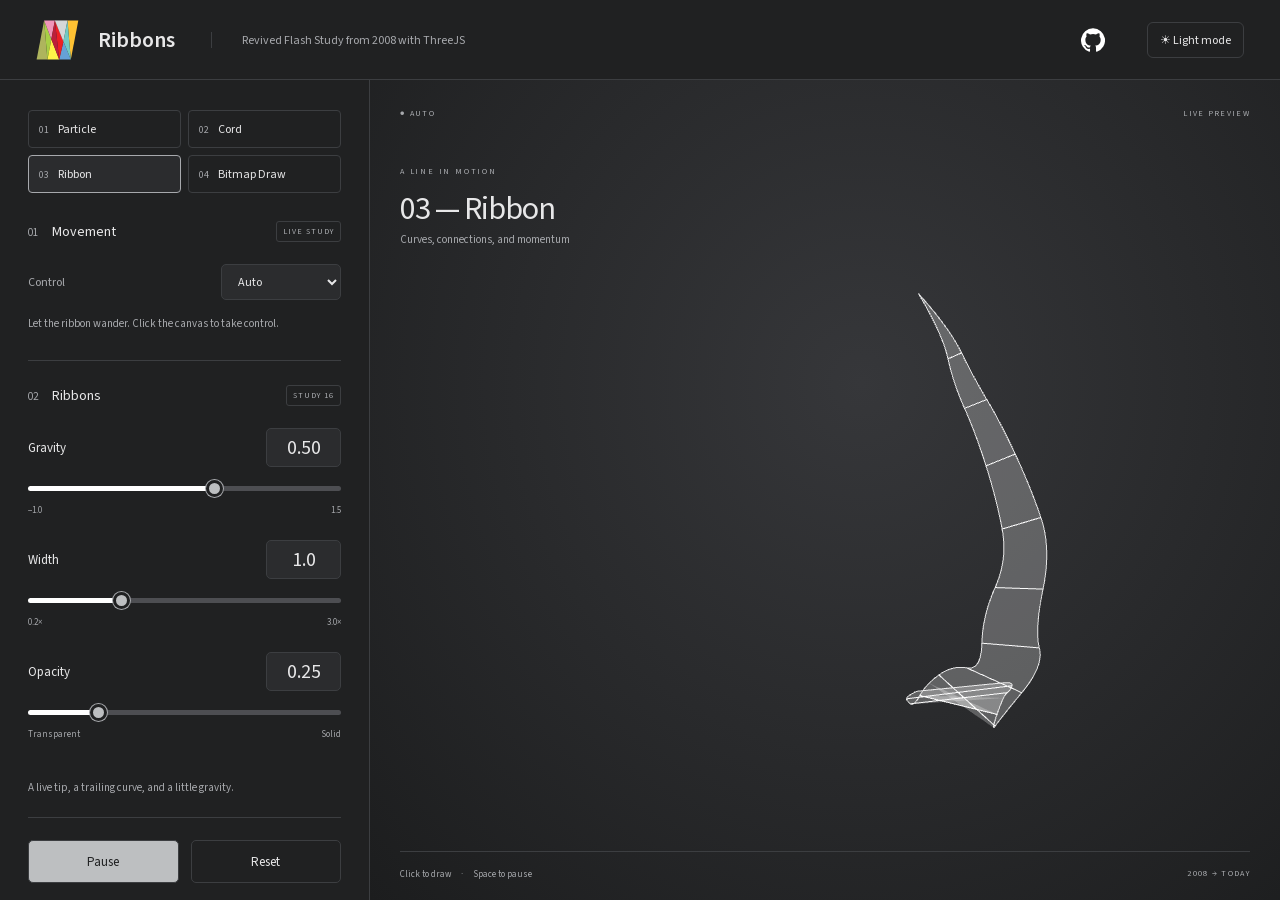
<file: web/index.html>
<!doctype html><html lang="en" data-theme="dark"><head><meta charset="utf-8"><meta name="viewport" content="width=device-width,initial-scale=1"><title>Ribbons — Natzke</title><link rel="stylesheet" href="style.css"><style>.github-link{display:inline-flex;align-items:center;justify-content:center;width:36px;height:36px;color:#fff}.github-link:hover{color:#fff;opacity:.75}[data-theme="light"] .github-link{color:#000}</style><style>:root{--range-fill:#fff}[data-theme="light"]{--range-fill:#222}input[type=range]{background:linear-gradient(to right,var(--range-fill) 0%,var(--range-fill) var(--progress,0%),var(--track) var(--progress,0%),var(--track) 100%)}</style></head><body>
<header><a class="brand" href="https://natzke.com/" aria-label="Natzke home"><svg version="1.1" class="logo" role="img" aria-label="Natzke" xmlns="http://www.w3.org/2000/svg" xmlns:xlink="http://www.w3.org/1999/xlink" x="0px" y="0px"
	 viewBox="52 37 112 104" style="enable-background:new 0 0 216 216;" xml:space="preserve">
<style type="text/css">
	.st0{fill:#65A1D7;}
	.st1{fill:#ED2024;stroke:#ED2024;stroke-width:0.25;stroke-linecap:round;stroke-linejoin:round;stroke-miterlimit:10;}
	.st2{fill:#D5D7D8;stroke:#D5D7D8;stroke-width:0.25;stroke-miterlimit:10;}
	.st3{fill:#AEB45D;}
	.st4{fill:#A8CF45;}
	.st5{fill:#F095B8;}
	.st6{fill:#FFC233;}
	.st7{fill:#72CAC3;}
	.st8{fill:#FFF349;}
	.st9{fill:#BC203A;}
</style>
<g>
	<polygon class="st0" points="123.42,92.77 112.36,139.68 142.65,139.68 	"/>
	<polygon class="st1" points="101.16,38.48 112.36,139.68 123.42,92.77 	"/>
</g>
<polygon class="st2" points="101.16,38.48 123.42,92.77 134.01,38.48 "/>
<polygon class="st3" points="53.62,139.68 73.15,38.48 81.79,139.68 "/>
<polygon class="st4" points="91.98,87.07 73.15,38.48 81.79,139.68 "/>
<polygon class="st5" points="91.98,87.07 101.16,38.48 73.15,38.48 "/>
<polygon class="st6" points="134.01,38.48 142.65,139.68 162.18,38.48 "/>
<polygon class="st7" points="123.42,92.77 134.01,38.48 142.65,139.68 "/>
<polygon class="st8" points="81.79,139.68 112.36,139.68 91.98,87.07 "/>
<g>
	<path d="M53.64,151.7h5.34l8.64,14.49c0.83,1.42,1.82,3.63,1.82,3.63h0.07c0,0-0.15-2.69-0.15-4.5V151.7h5.19v25.97h-5.08
		l-8.86-14.34c-0.83-1.38-1.85-3.6-1.85-3.6h-0.07c0,0,0.14,2.72,0.14,4.54v13.4h-5.19V151.7z"/>
	<path d="M89.21,175.6h-0.07c-0.95,1.42-2.29,2.51-5.48,2.51c-3.81,0-6.5-2-6.5-5.7c0-4.1,3.34-5.41,7.48-5.99
		c3.09-0.44,4.5-0.69,4.5-2.11c0-1.34-1.05-2.21-3.12-2.21c-2.32,0-3.45,0.83-3.6,2.61h-4.39c0.15-3.27,2.58-6.14,8.03-6.14
		c5.59,0,7.84,2.51,7.84,6.86v9.48c0,1.42,0.22,2.25,0.65,2.58v0.18h-4.76C89.5,177.31,89.32,176.44,89.21,175.6z M89.25,171.1v-2.8
		c-0.87,0.51-2.22,0.8-3.45,1.09c-2.58,0.58-3.85,1.16-3.85,2.91s1.16,2.36,2.91,2.36C87.69,174.66,89.25,172.91,89.25,171.1z"/>
	<path d="M95.21,159.04h2.58v-5.81h4.83v5.81h3.2v3.27h-3.2v9.88c0,1.38,0.76,1.85,1.85,1.85c0.62,0,1.45-0.04,1.45-0.04v3.63
		c0,0-1.13,0.07-3.09,0.07c-2.4,0-5.05-0.94-5.05-4.47v-10.93h-2.58V159.04z"/>
	<path d="M107.29,173.89l9.59-10.86v-0.11h-8.5v-3.89h14.24V163l-9.37,10.6v0.11h9.84v3.96h-15.8V173.89z"/>
	<path d="M132.12,169.17l-2.14,2.22v6.28h-4.9V151.7h4.9v14.38l6.61-7.04h5.92l-6.86,7.08l7.7,11.55h-5.99L132.12,169.17z"/>
	<path d="M142.58,168.34c0-5.52,3.74-9.81,9.19-9.81c5.99,0,9.19,4.58,9.19,11.22h-13.51c0.36,2.87,1.96,4.65,4.76,4.65
		c1.92,0,3.05-0.87,3.6-2.29h4.87c-0.69,3.3-3.63,6.1-8.43,6.1C146.06,178.22,142.58,173.89,142.58,168.34z M147.51,166.34h8.28
		c-0.15-2.36-1.71-4-3.96-4C149.22,162.35,147.95,163.91,147.51,166.34z"/>
</g>
<polygon class="st9" points="91.98,87.07 112.36,139.68 101.16,38.48 "/>
</svg>
<span>Ribbons</span></a><span class="tagline">Revived Flash Study from 2008 with ThreeJS</span><a class="github-link" aria-label="View source on GitHub" title="GitHub" href="https://github.com/natzke/Ribbon" target="_blank" rel="noopener noreferrer"><svg width="24" height="24" viewBox="0 0 24 24" fill="currentColor" aria-hidden="true"><path d="M12 .297a12 12 0 0 0-3.793 23.385c.6.111.82-.261.82-.577v-2.234c-3.338.726-4.043-1.416-4.043-1.416-.546-1.387-1.333-1.756-1.333-1.756-1.09-.745.083-.729.083-.729 1.205.084 1.839 1.237 1.839 1.237 1.07 1.835 2.807 1.305 3.492.998.108-.776.418-1.305.762-1.605-2.665-.304-5.467-1.334-5.467-5.931 0-1.311.469-2.381 1.236-3.221-.124-.303-.536-1.524.117-3.176 0 0 1.008-.323 3.301 1.23a11.52 11.52 0 0 1 6.006 0c2.291-1.553 3.297-1.23 3.297-1.23.655 1.652.243 2.873.119 3.176.77.84 1.235 1.91 1.235 3.221 0 4.609-2.807 5.624-5.479 5.921.43.372.823 1.102.823 2.222v3.293c0 .319.216.694.825.576A12.002 12.002 0 0 0 12 .297z"/></svg></a><button id="theme" aria-label="Switch to light mode">☀ Light mode</button></header>
<main><aside><nav class="studies" aria-label="Experience"><button data-study="01">01 <span>Particle</span></button><button data-study="02">02 <span>Cord</span></button><button data-study="03" class="active">03 <span>Ribbon</span></button><button data-study="04">04 <span>Bitmap Draw</span></button></nav><div class="section-head"><h2>01 <span>Movement</span></h2><span class="tag">LIVE STUDY</span></div><label class="select-row" for="mode">Control<select id="mode"><option value="demo">Auto</option><option value="pointer">Mouse</option></select></label><p class="hint">Let the ribbon wander. Click the canvas to take control.</p>
<div class="section-head second"><h2>02 <span>Ribbons</span></h2><span class="tag"><span id="version">STUDY 16</span></span></div>
<div class="dimension"><label for="gravity">Gravity <output id="gravityOut">0.50</output></label><input id="gravity" type="range" min="-1" max="1.5" step=".05" value=".5"><div class="caption"><span>−1.0</span><span>1.5</span></div></div>
<div class="dimension"><label for="width">Width <output id="widthOut">1.0</output></label><input id="width" type="range" min=".2" max="3" step=".1" value="1"><div class="caption"><span>0.2×</span><span>3.0×</span></div></div>
<div class="dimension"><label for="opacity">Opacity <output id="opacityOut">0.25</output></label><input id="opacity" type="range" min=".05" max="1" step=".05" value=".25"><div class="caption"><span>Transparent</span><span>Solid</span></div></div>
<p class="hint">A live tip, a trailing curve, and a little gravity.</p><div id="bitmap-tools" hidden><label for="sample">Color source image</label><input id="sample" type="file" accept="image/*"><p class="hint" id="sample-note">Natzke palette by default. Your image stays in this browser.</p><button id="clear">Clear drawing</button></div><div class="actions"><button id="pause">Pause</button><button id="reset">Reset</button></div><div class="aside-note"><span>NATZKE / MOTION STUDIES</span><p>Original experiment, 2008.<br>Recreated in Three.js with OpenAI Astra.</p></div><div class="tips" style="border-top:1px solid var(--line);margin-top:24px;padding-top:18px"><span style="font-size:12px;color:var(--muted)">Tip the server</span><a href="https://paypal.me/enatzke" target="_blank" rel="noopener noreferrer" aria-label="Tip the server with PayPal" style="display:inline-flex;align-items:center;gap:8px;margin-left:16px;color:var(--text);font-size:12px;text-decoration:none"><svg width="20" height="22" viewBox="0 0 24 24" aria-hidden="true"><path fill="currentColor" d="M7 2h8c5 0 6 3 5 7-1 4-4 6-8 6h-2l-1 7H4L7 2zm4 4-1 5h2c2 0 3-1 3.5-3S14 6 13 6h-2z"/><path fill="currentColor" opacity=".55" d="M19 8c3 1 3 4 2 7-1 3-3 4-6 4h-1l-1 5H9l2-10h2c3 0 5-2 6-6z"/></svg>PayPal ↗</a><a href="https://venmo.com/u/enatzke" target="_blank" rel="noopener noreferrer" aria-label="Tip the server with Venmo" style="display:inline-flex;align-items:center;gap:8px;margin-left:16px;color:var(--text);font-size:12px;text-decoration:none"><svg width="20" height="22" viewBox="0 0 24 24" aria-hidden="true"><path fill="currentColor" d="M19 2c1 2 1.4 4 1.4 6.2 0 5-4.3 11.5-7.8 14H6L3 3l6-1 1.6 13.8c1.6-2.4 3.6-6.1 3.6-9.1 0-1.8-.3-3-.8-4.1L19 2z"/></svg>Venmo ↗</a></div></aside>
<section class="workspace" aria-label="Interactive ribbon canvas"><div class="viewer-top"><span>● <span id="status">Auto</span></span><span>LIVE PREVIEW</span></div><div class="model-title"><span class="eyebrow">A LINE IN MOTION</span><h1>03 — Ribbon</h1><p>Curves, connections, and momentum</p></div><div id="viewport"></div><footer><span>Click to draw <i>·</i> Space to pause</span><span>2008 → TODAY</span></footer></section></main><script type="module" src="main.js"></script><script>
const rangeInputs=document.querySelectorAll('input[type="range"]');
function paintRange(input){const percent=(Number(input.value)-Number(input.min))/(Number(input.max)-Number(input.min))*100;input.style.setProperty('--progress',percent+'%')}
rangeInputs.forEach(input=>{input.addEventListener('input',()=>paintRange(input));paintRange(input)});
// Reset and study buttons assign values in their handlers before this bubbles.
document.addEventListener('click',()=>rangeInputs.forEach(paintRange));
window.addEventListener('load',()=>rangeInputs.forEach(paintRange));
</script></body></html>
</file>
<file: web/style.css>
@font-face{font-family:Source;src:url(source-sans.woff2) format('woff2');font-weight:200 900;font-display:swap}
:root{font-family:Source,sans-serif;color-scheme:dark;--bg:#202122;--text:#e7e7e8;--muted:#a7a9ad;--line:#3c3e41;--field:#2b2c2e;--track:#4d4e52;--thumb:#bdbfc1;--center:#36373a;--outer:#1c1d1e;color:var(--text);background:var(--bg)}
:root[data-theme=light]{color-scheme:light;--bg:#fbfbfb;--text:#2e2f31;--muted:#7d8086;--line:#e3e3e4;--field:#fff;--track:#dfe0e1;--thumb:#4e5054;--center:#f9f9f9;--outer:#ebebec}
*{box-sizing:border-box}body{margin:0}button,input,select{font:inherit;color:inherit}button,select{cursor:pointer}button:focus-visible,input:focus-visible,select:focus-visible,a:focus-visible{outline:2px solid var(--muted);outline-offset:4px}header{height:80px;display:flex;align-items:center;gap:36px;padding:0 36px;border-bottom:1px solid var(--line)}.brand{display:flex;align-items:center;gap:19px;color:inherit;text-decoration:none;font-size:22px;font-weight:600}.logo{width:43px;height:40px}.tagline{padding-left:30px;border-left:1px solid var(--line);font-size:12px;color:var(--muted)}#theme{margin-left:auto;padding:9px 12px;border:1px solid var(--line);border-radius:6px;background:transparent;font-size:12px}main{display:grid;grid-template-columns:370px 1fr;height:calc(100dvh - 80px)}aside{padding:30px 28px 22px;border-right:1px solid var(--line);overflow:auto;display:flex;flex-direction:column}.section-head{display:flex;justify-content:space-between;align-items:center;margin-bottom:22px}.section-head h2{font-size:11px;font-weight:400;color:var(--muted);margin:0}.section-head h2 span{font-size:14px;color:var(--text);margin-left:12px}.tag{font-size:8px;letter-spacing:1px;border:1px solid var(--line);border-radius:3px;padding:4px 6px;color:var(--muted)}.select-row{display:flex;align-items:center;justify-content:space-between;font-size:12px;color:var(--muted)}select{background:var(--field);border:1px solid var(--line);border-radius:5px;padding:8px 12px;width:120px;color:var(--text)}.hint{font-size:11px;color:var(--muted);line-height:1.7;margin:15px 0 20px}.second{border-top:1px solid var(--line);padding-top:24px;margin-top:6px}.dimension{margin-bottom:24px}.dimension label{display:flex;align-items:center;justify-content:space-between;font-size:13px}.dimension output{font-size:20px;font-variant-numeric:tabular-nums;background:var(--field);border:1px solid var(--line);border-radius:5px;min-width:75px;padding:5px 8px;text-align:center}input[type=range]{display:block;appearance:none;width:100%;height:5px;margin:19px 0 13px;background:var(--track);border-radius:8px;cursor:pointer}input[type=range]::-webkit-slider-thumb{appearance:none;width:17px;height:17px;border-radius:50%;background:var(--thumb);border:3px solid var(--bg);box-shadow:0 0 0 1px var(--muted)}input[type=range]::-moz-range-thumb{width:12px;height:12px;border-radius:50%;background:var(--thumb);border:3px solid var(--bg)}.caption{display:flex;justify-content:space-between;font-size:9px;color:var(--muted)}.actions{display:flex;gap:12px;border-top:1px solid var(--line);padding-top:22px}.actions button{border:1px solid var(--line);border-radius:5px;background:transparent;padding:12px;flex:1;font-size:13px}#pause{background:var(--thumb);color:var(--bg)}button:hover{filter:brightness(1.15)}.aside-note{margin-top:auto;padding-top:36px;color:var(--muted);font-size:11px;line-height:1.7}.aside-note>span{font-size:8px;letter-spacing:1.3px}.workspace{position:relative;overflow:hidden;min-width:0;background:radial-gradient(ellipse at 54% 37%,var(--center),var(--outer))}#viewport{position:absolute;inset:0}canvas{display:block;touch-action:none}.viewer-top{position:absolute;top:28px;left:30px;right:30px;z-index:2;display:flex;justify-content:space-between;font-size:8px;letter-spacing:1.3px;color:var(--muted);pointer-events:none;text-transform:uppercase}.model-title{position:absolute;left:30px;top:78px;z-index:2;pointer-events:none}.eyebrow{font-size:8px;letter-spacing:1.8px;color:var(--muted)}h1{font-size:32px;font-weight:400;letter-spacing:-1px;margin:8px 0 3px}.model-title p{font-size:11px;color:var(--muted);margin:0}footer{position:absolute;left:30px;right:30px;bottom:20px;padding-top:16px;border-top:1px solid var(--line);display:flex;justify-content:space-between;color:var(--muted);font-size:9px;pointer-events:none}footer i{font-style:normal;margin:0 8px}footer>span:last-child{font-size:8px;letter-spacing:1.3px}@media(min-width:1500px){main{grid-template-columns:400px 1fr}aside{padding:40px 32px}}@media(max-width:720px){header{height:65px;padding:0 18px;gap:12px}.brand{font-size:18px;gap:12px}.logo{width:31px;height:29px}.tagline{display:none}main{display:flex;flex-direction:column;height:auto}.workspace{order:-1;height:58dvh;min-height:370px}aside{border-right:0;border-top:1px solid var(--line);padding:25px 22px}.viewer-top{top:20px;left:20px;right:20px}.model-title{top:54px;left:20px}h1{font-size:26px}footer{left:20px;right:20px}.aside-note{padding-top:24px}.dimension{margin-bottom:18px}}

[hidden]{display:none!important}.studies{display:grid;grid-template-columns:1fr 1fr;gap:7px;margin-bottom:28px}.studies button{background:transparent;border:1px solid var(--line);border-radius:4px;padding:10px;text-align:left;color:var(--muted);font-size:10px}.studies span{margin-left:7px;font-size:12px;color:var(--text)}.studies .active{background:var(--field);border-color:var(--muted)}#bitmap-tools{border-top:1px solid var(--line);padding:16px 0;font-size:12px}#sample{width:100%;font-size:11px;margin-top:12px}#clear{background:var(--field);border:1px solid var(--line);border-radius:4px;padding:8px 16px}
.github-link{margin-left:auto;color:var(--muted);font-size:12px;text-decoration:none;white-space:nowrap}.github-link:hover{color:var(--text)}#theme{margin-left:0}@media(max-width:720px){header{gap:14px}.github-link{font-size:11px}}
</file>
